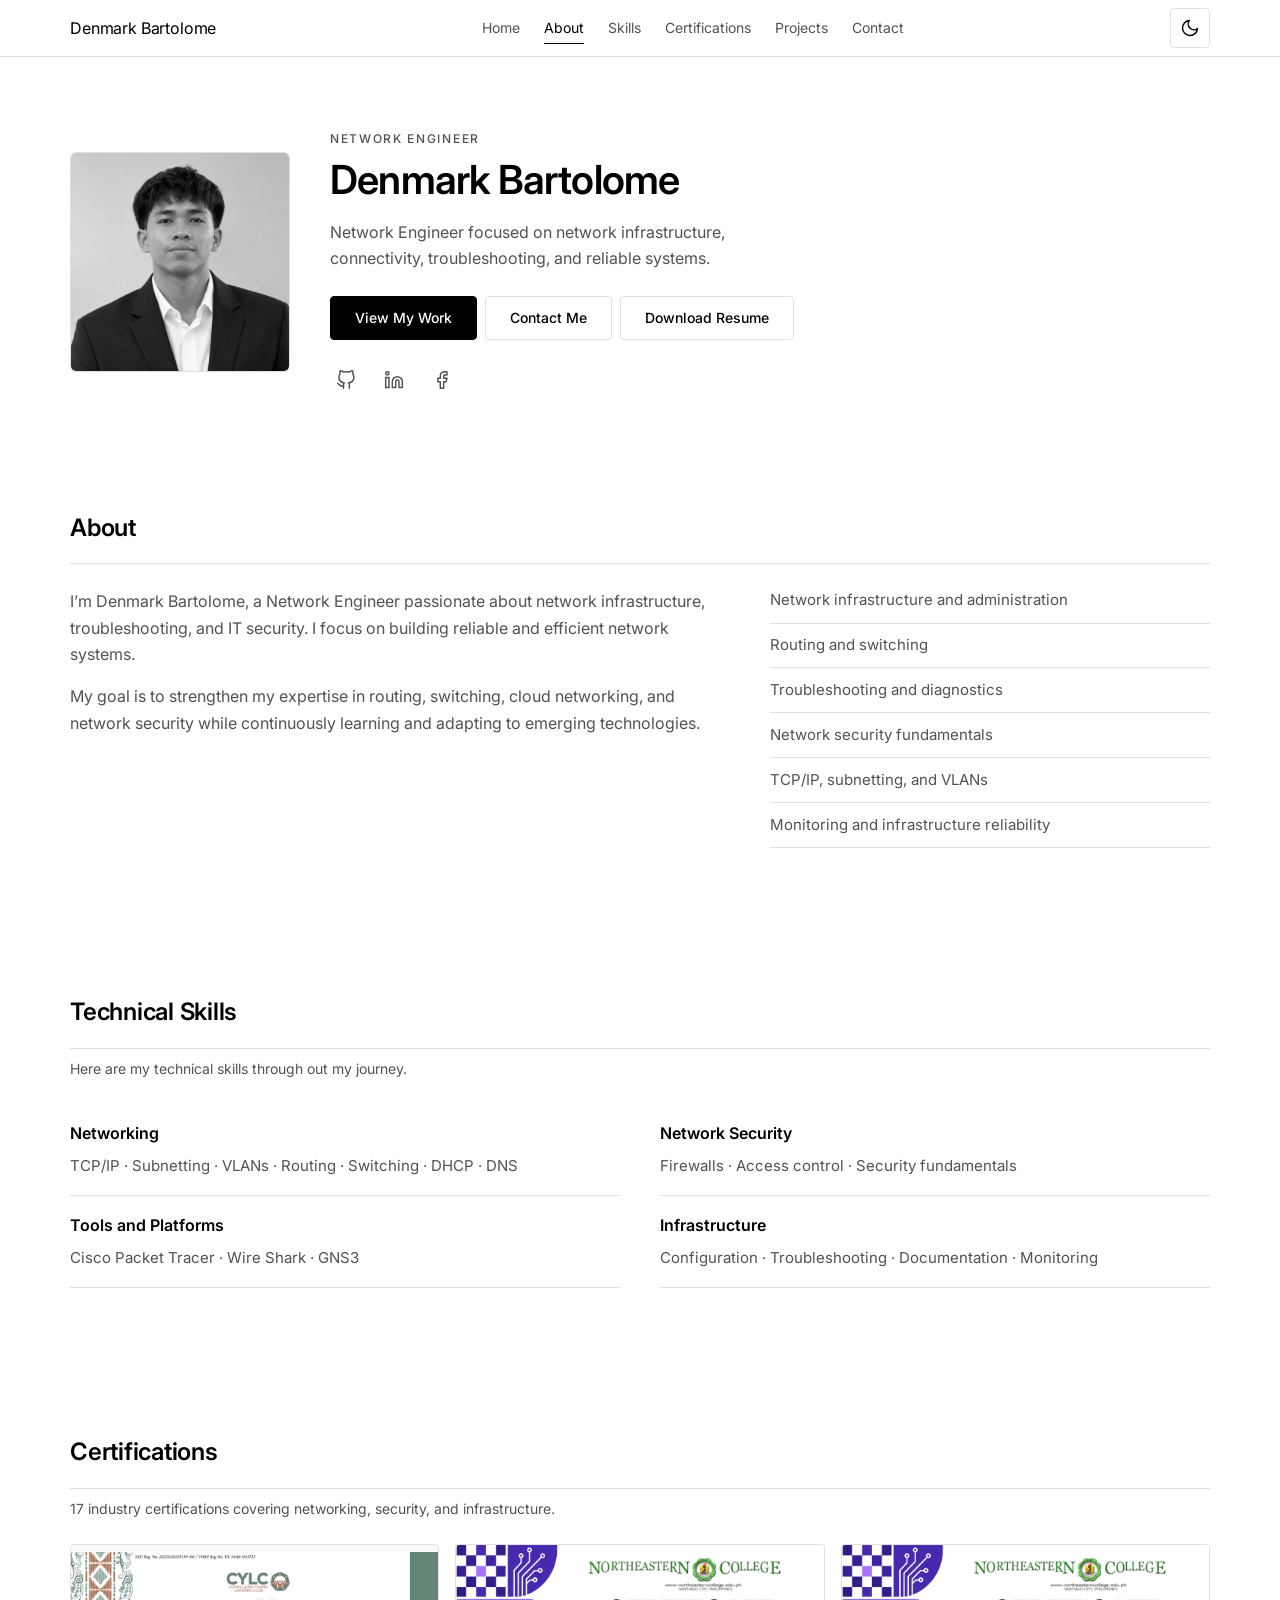
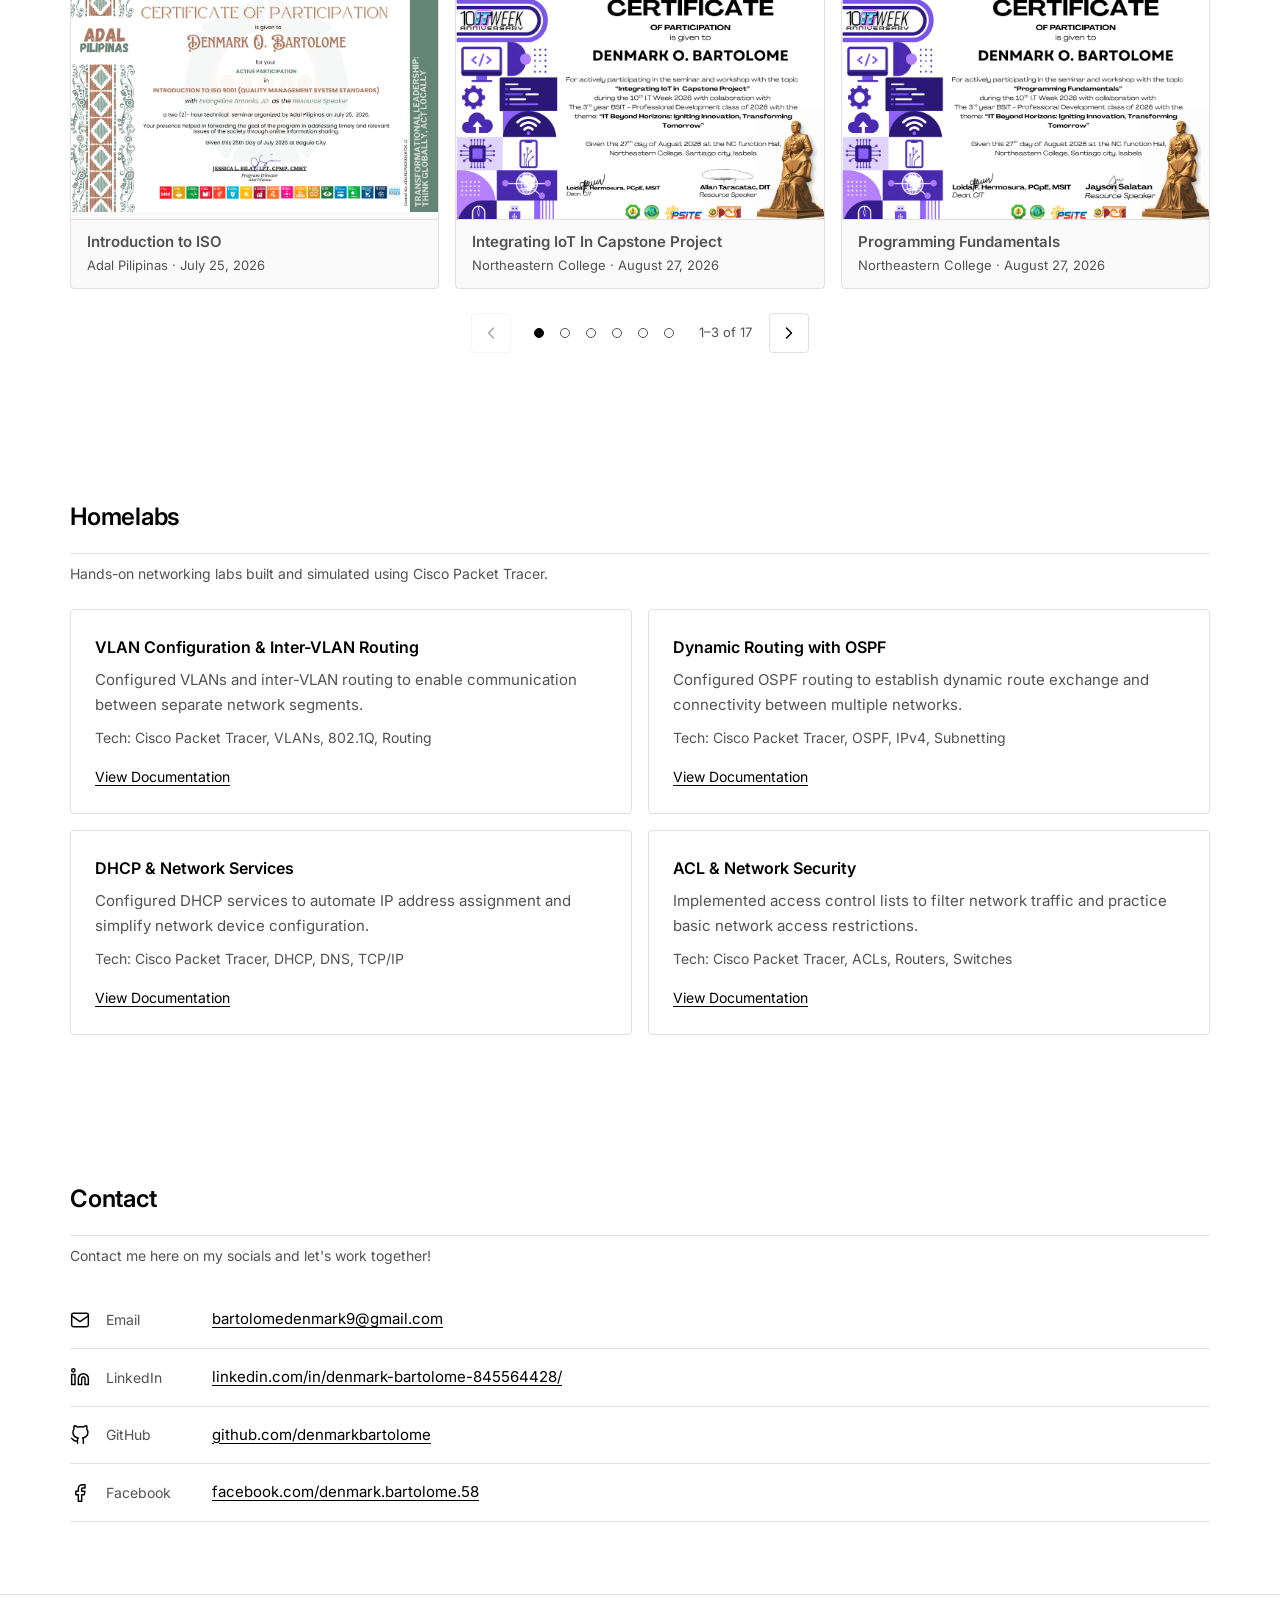
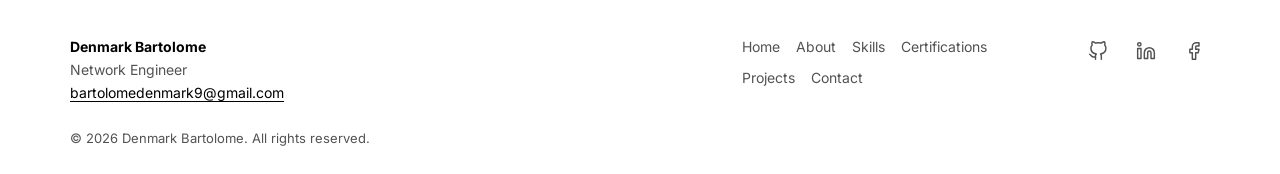
<file: index.html>
<!DOCTYPE html>
<html lang="en" data-theme="dark">
<head>
<meta charset="utf-8">
<meta name="viewport" content="width=device-width, initial-scale=1">
<title>Denmark Bartolome — Network Engineer</title>
<meta name="description" content="Portfolio of Denmark Bartolome, Network Engineer.">
<meta name="google-site-verification" content="googlede556e0ae1795a5a.html" />
<link rel="canonical" href="https://denmarkbartolome.vercel.app/">
<meta property="og:title" content="Denmark Bartolome — Network Engineer">
<meta property="og:description" content="Portfolio of Denmark Bartolome, Network Engineer.">
<meta property="og:type" content="website">
<meta property="og:url" content="https://denmarkbartolome.vercel.app/">
<script type="application/ld+json">
{"@context":"https://schema.org","@type":"Person","name":"Denmark Bartolome","jobTitle":"Network Engineer","url":"https://denmarkbartolome.vercel.app/","sameAs":["https://www.linkedin.com/in/denmark-bartolome-845564428/","https://github.com/denmarkbartolome","https://www.facebook.com/denmark.bartolome.58/"]}
</script>
<link rel="icon" href="favicon-32.png" type="image/png" sizes="32x32">
<link rel="icon" href="favicon-192.png" type="image/png" sizes="192x192">
<link rel="icon" href="favicon.ico" sizes="any">
<link rel="apple-touch-icon" href="apple-touch-icon.png">
<script>try{var t=localStorage.getItem('theme');if(!t&&window.matchMedia('(prefers-color-scheme: light)').matches)t='light';document.documentElement.dataset.theme=t||'dark'}catch(e){}</script>
<link rel="preconnect" href="https://fonts.googleapis.com">
<link rel="preconnect" href="https://fonts.gstatic.com" crossorigin>
<link href="https://fonts.googleapis.com/css2?family=Inter:wght@400;500;600&display=swap" rel="stylesheet">
<link rel="stylesheet" href="css/style.css">
</head>
<body>
<svg width="0" height="0" style="position:absolute" aria-hidden="true">
<symbol id="i-github" viewBox="0 0 24 24"><path d="M9 19c-5 1.5-5-2.5-7-3m14 6v-3.87a3.37 3.37 0 0 0-.94-2.61c3.14-.35 6.44-1.54 6.44-7A5.44 5.44 0 0 0 20 4.77 5.07 5.07 0 0 0 19.91 1S18.73.65 16 2.48a13.38 13.38 0 0 0-7 0C6.27.65 5.09 1 5.09 1A5.07 5.07 0 0 0 5 4.77a5.44 5.44 0 0 0-1.5 3.78c0 5.42 3.3 6.61 6.44 7A3.37 3.37 0 0 0 9 18.13V22"/></symbol>
<symbol id="i-linkedin" viewBox="0 0 24 24"><path d="M16 8a6 6 0 0 1 6 6v7h-4v-7a2 2 0 0 0-2-2 2 2 0 0 0-2 2v7h-4v-7a6 6 0 0 1 6-6zM2 9h4v12H2zM4 2a2 2 0 1 1 0 4 2 2 0 0 1 0-4z"/></symbol>
<symbol id="i-facebook" viewBox="0 0 24 24"><path d="M18 2h-3a5 5 0 0 0-5 5v3H7v4h3v8h4v-8h3l1-4h-4V7a1 1 0 0 1 1-1h3z"/></symbol>
<symbol id="i-mail" viewBox="0 0 24 24"><rect x="2" y="4" width="20" height="16" rx="2"/><path d="m22 7-10 7L2 7"/></symbol>
<symbol id="i-sun" viewBox="0 0 24 24"><circle cx="12" cy="12" r="4"/><path d="M12 2v2M12 20v2M4.9 4.9l1.4 1.4M17.7 17.7l1.4 1.4M2 12h2M20 12h2M4.9 19.1l1.4-1.4M17.7 6.3l1.4-1.4"/></symbol>
<symbol id="i-moon" viewBox="0 0 24 24"><path d="M21 12.79A9 9 0 1 1 11.21 3 7 7 0 0 0 21 12.79z"/></symbol>
<symbol id="i-left" viewBox="0 0 24 24"><path d="m15 18-6-6 6-6"/></symbol>
<symbol id="i-right" viewBox="0 0 24 24"><path d="m9 18 6-6-6-6"/></symbol>
</svg>

<a class="skip" href="#main">Skip to content</a>
<header class="header">
  <div class="container header-inner">
    <a class="logo" href="#home">Denmark Bartolome</a>
    <nav id="nav" class="nav" aria-label="Primary">
      <a href="#home">Home</a><a href="#about">About</a><a href="#skills">Skills</a><a href="#certifications">Certifications</a><a href="#projects">Projects</a><a href="#contact">Contact</a>
    </nav>
    <div class="header-actions">
      <button id="theme-toggle" class="icon-btn" type="button" aria-label="Switch to light mode">
        <svg class="icon icon-sun"><use href="#i-sun"/></svg><svg class="icon icon-moon"><use href="#i-moon"/></svg>
      </button>
      <button id="menu-toggle" class="icon-btn menu-btn" type="button" aria-label="Open menu" aria-expanded="false" aria-controls="nav"><span></span><span></span></button>
    </div>
  </div>
</header>

<main id="main">
<section id="home" class="section hero">
  <div class="container hero-inner reveal">
    <img class="avatar" src="assets/images/profile.png" width="160" height="160" alt="Portrait of Denmark Bartolome (replace assets/images/profile.jpg)">
    <div>
      <p class="label" id="typed">NETWORK ENGINEER</p>
      <h1>Denmark Bartolome</h1>
      <p class="lead">Network Engineer focused on network infrastructure, connectivity, troubleshooting, and reliable systems.</p>
        <div class="btn-row">
     <a class="btn btn-primary" href="#projects">View My Work</a>
     <a class="btn" href="#contact">Contact Me</a>
     <a class="btn" href="assets/Denmark-Bartolome-Resume.pdf" download>Download Resume</a>
   </div>
      <ul class="social" aria-label="Social links">
        <li><a href="https://github.com/your-username" target="_blank" rel="noopener noreferrer" aria-label="GitHub"><svg class="icon"><use href="#i-github"/></svg></a></li>
        <li><a href="https://linkedin.com/in/your-profile" target="_blank" rel="noopener noreferrer" aria-label="LinkedIn"><svg class="icon"><use href="#i-linkedin"/></svg></a></li>
        <li><a href="https://facebook.com/your-profile" target="_blank" rel="noopener noreferrer" aria-label="Facebook"><svg class="icon"><use href="#i-facebook"/></svg></a></li>
      </ul>
    </div>
  </div>
  
</section>

<section id="about" class="section">
  <div class="container reveal">
    <h2>About</h2>
    <div class="about-grid">
      <div class="prose">
        <p>
          I’m Denmark Bartolome, a Network Engineer passionate about
          network infrastructure, troubleshooting, and IT security.
          I focus on building reliable and efficient network systems.
        </p>
        <p>
          My goal is to strengthen my expertise in routing, switching,
          cloud networking, and network security while continuously
          learning and adapting to emerging technologies.
        </p>
      </div>

      <ul class="plain-list">
        <li>Network infrastructure and administration</li>
        <li>Routing and switching</li>
        <li>Troubleshooting and diagnostics</li>
        <li>Network security fundamentals</li>
        <li>TCP/IP, subnetting, and VLANs</li>
        <li>Monitoring and infrastructure reliability</li>
      </ul>
    </div>
  </div>
</section>

<section id="skills" class="section">
  <div class="container reveal">
    <h2>Technical Skills</h2>
    <p class="note">Here are my technical skills through out my journey.</p>
    <div class="skills">
      <div><h3>Networking</h3><p>TCP/IP · Subnetting · VLANs · Routing · Switching · DHCP · DNS</p></div>
      <div><h3>Network Security</h3><p>Firewalls · Access control · Security fundamentals</p></div>
      <div><h3>Tools and Platforms</h3><p>Cisco Packet Tracer · Wire Shark · GNS3</p></div>
      <div><h3>Infrastructure</h3><p>Configuration · Troubleshooting · Documentation · Monitoring</p></div>
    </div>
  </div>
</section>

<section id="certifications" class="section">
  <div class="container reveal">
    <h2>Certifications</h2>
    <p class="note">17 industry certifications covering networking, security, and infrastructure.<p>
    <div class="carousel" id="carousel" role="region" aria-roledescription="carousel" aria-label="Certifications" tabindex="0">
      <div class="viewport"><ul class="track" id="track"></ul></div>
      <div class="carousel-controls">
        <button class="icon-btn" id="prev" type="button" aria-label="Previous certifications"><svg class="icon"><use href="#i-left"/></svg></button>
        <div class="dots" id="dots" role="group" aria-label="Choose slide"></div>
        <span class="count" id="count" aria-live="polite"></span>
        <button class="icon-btn" id="next" type="button" aria-label="Next certifications"><svg class="icon"><use href="#i-right"/></svg></button>
      </div>
    </div>
  </div>
</section>


<section id="projects" class="section">
  <div class="container reveal">
    <h2>Homelabs</h2>
    <p class="note">Hands-on networking labs built and simulated using Cisco Packet Tracer.</p>

    <div class="projects">
      <article class="project">
        <h3>VLAN Configuration &amp; Inter-VLAN Routing</h3>
        <p>Configured VLANs and inter-VLAN routing to enable communication between separate network segments.</p>
        <p class="meta">Tech: Cisco Packet Tracer, VLANs, 802.1Q, Routing</p>
        <a href="#">View Documentation</a>
      </article>

      <article class="project">
        <h3>Dynamic Routing with OSPF</h3>
        <p>Configured OSPF routing to establish dynamic route exchange and connectivity between multiple networks.</p>
        <p class="meta">Tech: Cisco Packet Tracer, OSPF, IPv4, Subnetting</p>
        <a href="#">View Documentation</a>
      </article>

      <article class="project">
        <h3>DHCP &amp; Network Services</h3>
        <p>Configured DHCP services to automate IP address assignment and simplify network device configuration.</p>
        <p class="meta">Tech: Cisco Packet Tracer, DHCP, DNS, TCP/IP</p>
        <a href="#">View Documentation</a>
      </article>

      <article class="project">
        <h3>ACL &amp; Network Security</h3>
        <p>Implemented access control lists to filter network traffic and practice basic network access restrictions.</p>
        <p class="meta">Tech: Cisco Packet Tracer, ACLs, Routers, Switches</p>
        <a href="#">View Documentation</a>
      </article>
    </div>
  </div>
</section>


<section id="contact" class="section">
  <div class="container reveal">
    <h2>Contact</h2>
    <p class="note">Contact me here on my socials and let's work together!</p>
    <ul class="contact-list">
      <li><svg class="icon"><use href="#i-mail"/></svg><span>Email</span><a href="mailto:bartolomedenmark9@gmail.com">bartolomedenmark9@gmail.com</a></li>
      <li><svg class="icon"><use href="#i-linkedin"/></svg><span>LinkedIn</span><a href="https://www.linkedin.com/in/denmark-bartolome-845564428/" target="_blank" rel="noopener noreferrer">linkedin.com/in/denmark-bartolome-845564428/</a></li>
      <li><svg class="icon"><use href="#i-github"/></svg><span>GitHub</span><a href="https://github.com/denmarkbartolome" target="_blank" rel="noopener noreferrer">github.com/denmarkbartolome</a></li>
      <li><svg class="icon"><use href="#i-facebook"/></svg><span>Facebook</span><a href="https://www.facebook.com/denmark.bartolome.58/" target="_blank" rel="noopener noreferrer">facebook.com/denmark.bartolome.58</a></li>
    </ul>
  </div>
</section>
</main>

<footer class="footer">
  <div class="container footer-inner">
    <div><strong>Denmark Bartolome</strong><br><span class="muted">Network Engineer</span><br><a href="mailto:bartolomedenmark9@gmail.com">bartolomedenmark9@gmail.com</a></div>
    <nav aria-label="Footer"><a href="#home">Home</a><a href="#about">About</a><a href="#skills">Skills</a><a href="#certifications">Certifications</a><a href="#projects">Projects</a><a href="#contact">Contact</a></nav>
    <ul class="social">
      <li><a href="https://github.com/denmarkbartolome" target="_blank" rel="noopener noreferrer" aria-label="GitHub"><svg class="icon"><use href="#i-github"/></svg></a></li>
      <li><a href="https://www.linkedin.com/in/denmark-bartolome-845564428/" target="_blank" rel="noopener noreferrer" aria-label="LinkedIn"><svg class="icon"><use href="#i-linkedin"/></svg></a></li>
      <li><a href="https://www.facebook.com/denmark.bartolome.58/" target="_blank" rel="noopener noreferrer" aria-label="Facebook"><svg class="icon"><use href="#i-facebook"/></svg></a></li>
    </ul>
  </div>
  <p class="container copy muted">© <span id="year"></span> Denmark Bartolome. All rights reserved.</p>
</footer>

<dialog id="cert-dialog" aria-labelledby="cert-title">
  <h3 id="cert-title"></h3>
  <dl id="cert-body"></dl>
  <div class="btn-row"><a class="btn btn-primary" id="cert-link" target="_blank" rel="noopener noreferrer">Verify Credential</a><button class="btn" id="cert-close" type="button">Close</button></div>
</dialog>
<script src="js/script.js"></script>
</body>
</html>
</file>
<file: css/style.css>
:root{--font:'Inter',system-ui,-apple-system,'Segoe UI',Roboto,Arial,sans-serif;
--s1:.5rem;--s2:1rem;--s3:1.5rem;--s4:2.5rem;--s5:4.5rem;--max:1140px;--radius:4px;--ease:.25s ease;
--bg:#0a0a0a;--fg:#fff;--fg2:#a3a3a3;--line:#2a2a2a;--surface:#111}
[data-theme=light]{--bg:#fff;--fg:#000;--fg2:#525252;--line:#e0e0e0;--surface:#fafafa}
*{box-sizing:border-box;margin:0}
html{scroll-behavior:smooth;scroll-padding-top:64px}
body{font:400 1rem/1.65 var(--font);background:var(--bg);color:var(--fg);-webkit-font-smoothing:antialiased}
.theme-anim,.theme-anim *{transition:background-color .35s ease,color .35s ease,border-color .35s ease!important}
.container{width:min(100% - 2rem,var(--max));margin-inline:auto}
a{color:inherit}
:focus-visible{outline:2px solid var(--fg);outline-offset:3px}
.skip{position:absolute;left:-999px;background:var(--fg);color:var(--bg);padding:var(--s1) var(--s2);z-index:100}.skip:focus{left:var(--s2);top:var(--s1)}
h1{font-size:clamp(1.9rem,4vw,2.5rem);line-height:1.15;font-weight:600;letter-spacing:-.02em}
h2{font-size:1.5rem;font-weight:600;letter-spacing:-.01em;margin-bottom:var(--s3);padding-bottom:var(--s2);border-bottom:1px solid var(--line)}
h3{font-size:1rem;font-weight:600;margin-bottom:var(--s1)}
.label{font-size:.75rem;letter-spacing:.14em;color:var(--fg2);font-weight:500;margin-bottom:var(--s1)}
.lead{color:var(--fg2);max-width:46ch;margin:var(--s2) 0 var(--s3)}
.note,.muted,.meta{color:var(--fg2)}.note{font-size:.875rem;margin:-1rem 0 var(--s3)}.meta{font-size:.875rem;margin-top:var(--s1)}
code{font-size:.85em;border:1px solid var(--line);padding:0 .3em;border-radius:3px}
.icon{width:20px;height:20px;fill:none;stroke:currentColor;stroke-width:1.75;stroke-linecap:round;stroke-linejoin:round;flex:none}
.header{position:sticky;top:0;z-index:50;background:var(--bg);border-bottom:1px solid var(--line)}
.header-inner{display:flex;align-items:center;justify-content:space-between;height:56px;gap:var(--s2)}
.logo{font-weight:400;text-decoration:none;letter-spacing:-.01em}
.nav{display:flex;gap:var(--s3)}
.nav a{font-size:.875rem;color:var(--fg2);text-decoration:none;position:relative;padding:.25rem 0;transition:color var(--ease)}
.nav a::after{content:"";position:absolute;left:0;bottom:0;height:1px;width:100%;background:var(--fg);transform:scaleX(0);transform-origin:left;transition:transform var(--ease)}
.nav a:hover,.nav a.active{color:var(--fg)}.nav a.active::after,.nav a:hover::after{transform:scaleX(1)}
.header-actions{display:flex;gap:var(--s1)}
.icon-btn{display:inline-grid;place-items:center;width:40px;height:40px;background:none;color:var(--fg);border:1px solid var(--line);border-radius:var(--radius);cursor:pointer;transition:border-color var(--ease),background var(--ease)}
.icon-btn:hover:not(:disabled){border-color:var(--fg)}.icon-btn:disabled{opacity:.35;cursor:default}
.icon-sun{display:none}[data-theme=dark] .icon-sun{display:block}[data-theme=dark] .icon-moon{display:none}
.menu-btn{display:none;position:relative}
.menu-btn span{position:absolute;width:16px;height:1.5px;background:currentColor;transition:transform var(--ease)}
.menu-btn span:first-child{transform:translateY(-3px)}.menu-btn span:last-child{transform:translateY(3px)}
.menu-btn[aria-expanded=true] span:first-child{transform:rotate(45deg)}.menu-btn[aria-expanded=true] span:last-child{transform:rotate(-45deg)}
@media(max-width:820px){
.menu-btn{display:inline-grid}
.nav{position:absolute;top:100%;left:0;right:0;flex-direction:column;gap:0;background:var(--bg);border-bottom:1px solid var(--line);padding:0 1rem;max-height:0;overflow:hidden;visibility:hidden;opacity:0;transition:max-height .3s ease,opacity .25s ease,visibility .3s}
.nav.open{max-height:360px;opacity:1;visibility:visible;padding-block:var(--s1)}
.nav a{padding:.75rem 0;font-size:1rem}.nav a::after{display:none}}
.section{padding-block:var(--s5)}
.hero{padding-block:var(--s5) var(--s4)}
.hero-inner{display:grid;gap:var(--s3);align-items:center;justify-items:start}
@media(min-width:700px){.hero-inner{grid-template-columns:auto 1fr;gap:var(--s4)}}
.avatar{width:160px;height:160px;object-fit:cover;border-radius:6px;border:1px solid var(--line);filter:grayscale(1)}
@media(min-width:700px){.avatar{width:220px;height:220px}}
.btn-row{display:flex;flex-wrap:wrap;gap:var(--s1)}
.btn{display:inline-flex;align-items:center;min-height:44px;padding:0 var(--s3);font:500 .875rem var(--font);color:var(--fg);background:none;border:1px solid var(--line);border-radius:var(--radius);text-decoration:none;cursor:pointer;transition:border-color var(--ease),background var(--ease),color var(--ease)}
.btn:hover{border-color:var(--fg)}
.btn-primary{background:var(--fg);color:var(--bg);border-color:var(--fg)}.btn-primary:hover{background:var(--bg);color:var(--fg)}
.social{display:flex;gap:var(--s2);list-style:none;padding:0;margin-top:var(--s3)}
.social a{color:var(--fg2);display:grid;place-items:center;width:32px;height:32px;transition:color var(--ease),transform var(--ease)}.social a:hover{color:var(--fg);transform:translateY(-2px)}
.about-grid{display:grid;gap:var(--s3)}@media(min-width:800px){.about-grid{grid-template-columns:3fr 2fr;gap:var(--s4)}}
.prose p+p{margin-top:var(--s2)}.prose,.plain-list{color:var(--fg2)}
.plain-list{list-style:none;padding:0}.plain-list li{padding:.6rem 0;border-bottom:1px solid var(--line);font-size:.9375rem}.plain-list li:first-child{padding-top:0}
.skills{display:grid;gap:0}@media(min-width:700px){.skills{grid-template-columns:1fr 1fr;column-gap:var(--s4)}}
.skills div{padding:var(--s2) 0;border-bottom:1px solid var(--line)}.skills p{color:var(--fg2);font-size:.9375rem}
.carousel{outline-offset:6px}
.viewport{overflow:hidden;touch-action:pan-y}
.track{--gap:16px;--per:3;display:flex;gap:var(--gap);list-style:none;padding:0;transition:transform .45s cubic-bezier(.4,0,.2,1)}
.card{flex:0 0 calc((100% - (var(--per) - 1)*var(--gap))/var(--per));height:150px;display:flex;flex-direction:column;justify-content:space-between;text-align:left;padding:var(--s2);font:inherit;color:var(--fg);background:var(--surface);border:1px solid var(--line);border-radius:var(--radius);cursor:pointer;transition:border-color var(--ease),transform var(--ease)}
.card:hover{border-color:var(--fg);transform:translateY(-2px)}
.card strong{font-size:.9375rem;font-weight:600;line-height:1.35;display:-webkit-box;-webkit-line-clamp:2;-webkit-box-orient:vertical;overflow:hidden}
.card span{font-size:.8125rem;color:var(--fg2)}.card .idx{font-size:.75rem;letter-spacing:.1em}
.carousel-controls{display:flex;align-items:center;justify-content:center;gap:var(--s2);margin-top:var(--s3);flex-wrap:wrap}
.dots{display:flex;gap:2px}
.dot{width:24px;height:24px;background:none;border:0;cursor:pointer;display:grid;place-items:center;padding:0}
.dot::before{content:"";width:8px;height:8px;border-radius:50%;border:1px solid var(--fg2);transition:background var(--ease),border-color var(--ease)}
.dot[aria-current=true]::before{background:var(--fg);border-color:var(--fg)}
.count{font-size:.8125rem;color:var(--fg2);min-width:7ch;text-align:center}
.projects{display:grid;gap:var(--s2)}@media(min-width:700px){.projects{grid-template-columns:1fr 1fr}}
.project{padding:var(--s3);border:1px solid var(--line);border-radius:var(--radius);transition:border-color var(--ease)}.project:hover{border-color:var(--fg)}
.project>p:not(.meta){color:var(--fg2);font-size:.9375rem}.project a,.contact-list a,.footer a{text-underline-offset:3px}.project a{display:inline-block;margin-top:var(--s2);font-size:.875rem}
.contact-list{list-style:none;padding:0}
.contact-list li{display:grid;grid-template-columns:20px 90px 1fr;gap:var(--s2);align-items:center;padding:var(--s2) 0;border-bottom:1px solid var(--line)}
.contact-list span{color:var(--fg2);font-size:.875rem}.contact-list a{overflow-wrap:anywhere;font-size:.9375rem}
@media(max-width:480px){.contact-list li{grid-template-columns:20px 1fr}.contact-list a{grid-column:2}}
.footer{border-top:1px solid var(--line);padding-block:var(--s4) var(--s3);font-size:.875rem}
.footer-inner{display:grid;gap:var(--s3)}@media(min-width:800px){.footer-inner{grid-template-columns:1fr auto auto;align-items:start;gap:var(--s4)}}
.footer nav{display:flex;flex-wrap:wrap;gap:var(--s1) var(--s2);max-width:300px}.footer nav a{color:var(--fg2);text-decoration:none}.footer nav a:hover{color:var(--fg)}
.footer .social{margin:0}.copy{margin-top:var(--s3);font-size:.8125rem}
dialog{margin:auto;width:min(92vw,440px);padding:var(--s3);background:var(--bg);color:var(--fg);border:1px solid var(--fg2);border-radius:var(--radius)}
dialog::backdrop{background:rgba(0,0,0,.6)}
dialog dl{margin:var(--s2) 0 var(--s3);display:grid;grid-template-columns:auto 1fr;gap:var(--s1) var(--s2);font-size:.9rem}dt{color:var(--fg2)}dd{margin:0;overflow-wrap:anywhere}
.js .reveal,.js .stagger{opacity:0;transform:translateY(14px);transition:opacity .6s ease,transform .6s ease}
.js .reveal.in,.js .stagger.in{opacity:1;transform:none}
@media(prefers-reduced-motion:reduce){html{scroll-behavior:auto}*,*::before,*::after{transition-duration:.01ms!important;animation-duration:.01ms!important}.js .reveal,.js .stagger{opacity:1;transform:none}}

.cert-img{display:block;width:100%;max-height:260px;object-fit:contain;margin-top:var(--s2);border:1px solid var(--line);border-radius:var(--radius);background:var(--surface)}

.card{height:auto;padding:0;gap:0;justify-content:flex-start;overflow:hidden}
.card .thumb{display:grid;place-items:center;width:100%;aspect-ratio:4/3;background:var(--surface);border-bottom:1px solid var(--line);overflow:hidden}
.card .thumb img{width:100%;height:100%;object-fit:contain;display:block}
.card .thumb em{font-style:normal;font-size:.8125rem;color:var(--fg2);padding:var(--s2);text-align:center}
.card .cap{display:block;padding:.75rem var(--s2)}.card .cap strong{margin-bottom:2px}

@media (max-width: 699px) {
  .hero-inner { justify-items: center; text-align: center; gap: var(--s3); }
  .avatar { width: min(68vw, 220px); height: auto; aspect-ratio: 1; }
  .hero-inner h1 { font-size: 2rem; }
  .label { font-size: .8125rem; }
  .lead { font-size: 1.0625rem; margin-inline: auto; }
  .hero .btn-row, .hero .social { justify-content: center; }
  .hero .btn { min-height: 48px; font-size: .9375rem; }
}

.viewport{overflow:hidden;touch-action:pan-y;-webkit-user-select:none;user-select:none}
.card img{-webkit-user-drag:none}
.carousel-controls{flex-wrap:nowrap;max-width:100%}
.dots{flex-wrap:wrap;justify-content:center;min-width:0}
@media(max-width:639px){
  .dots{display:none}
  .carousel-controls{justify-content:space-between}
  .count{flex:1}
}
</file>
